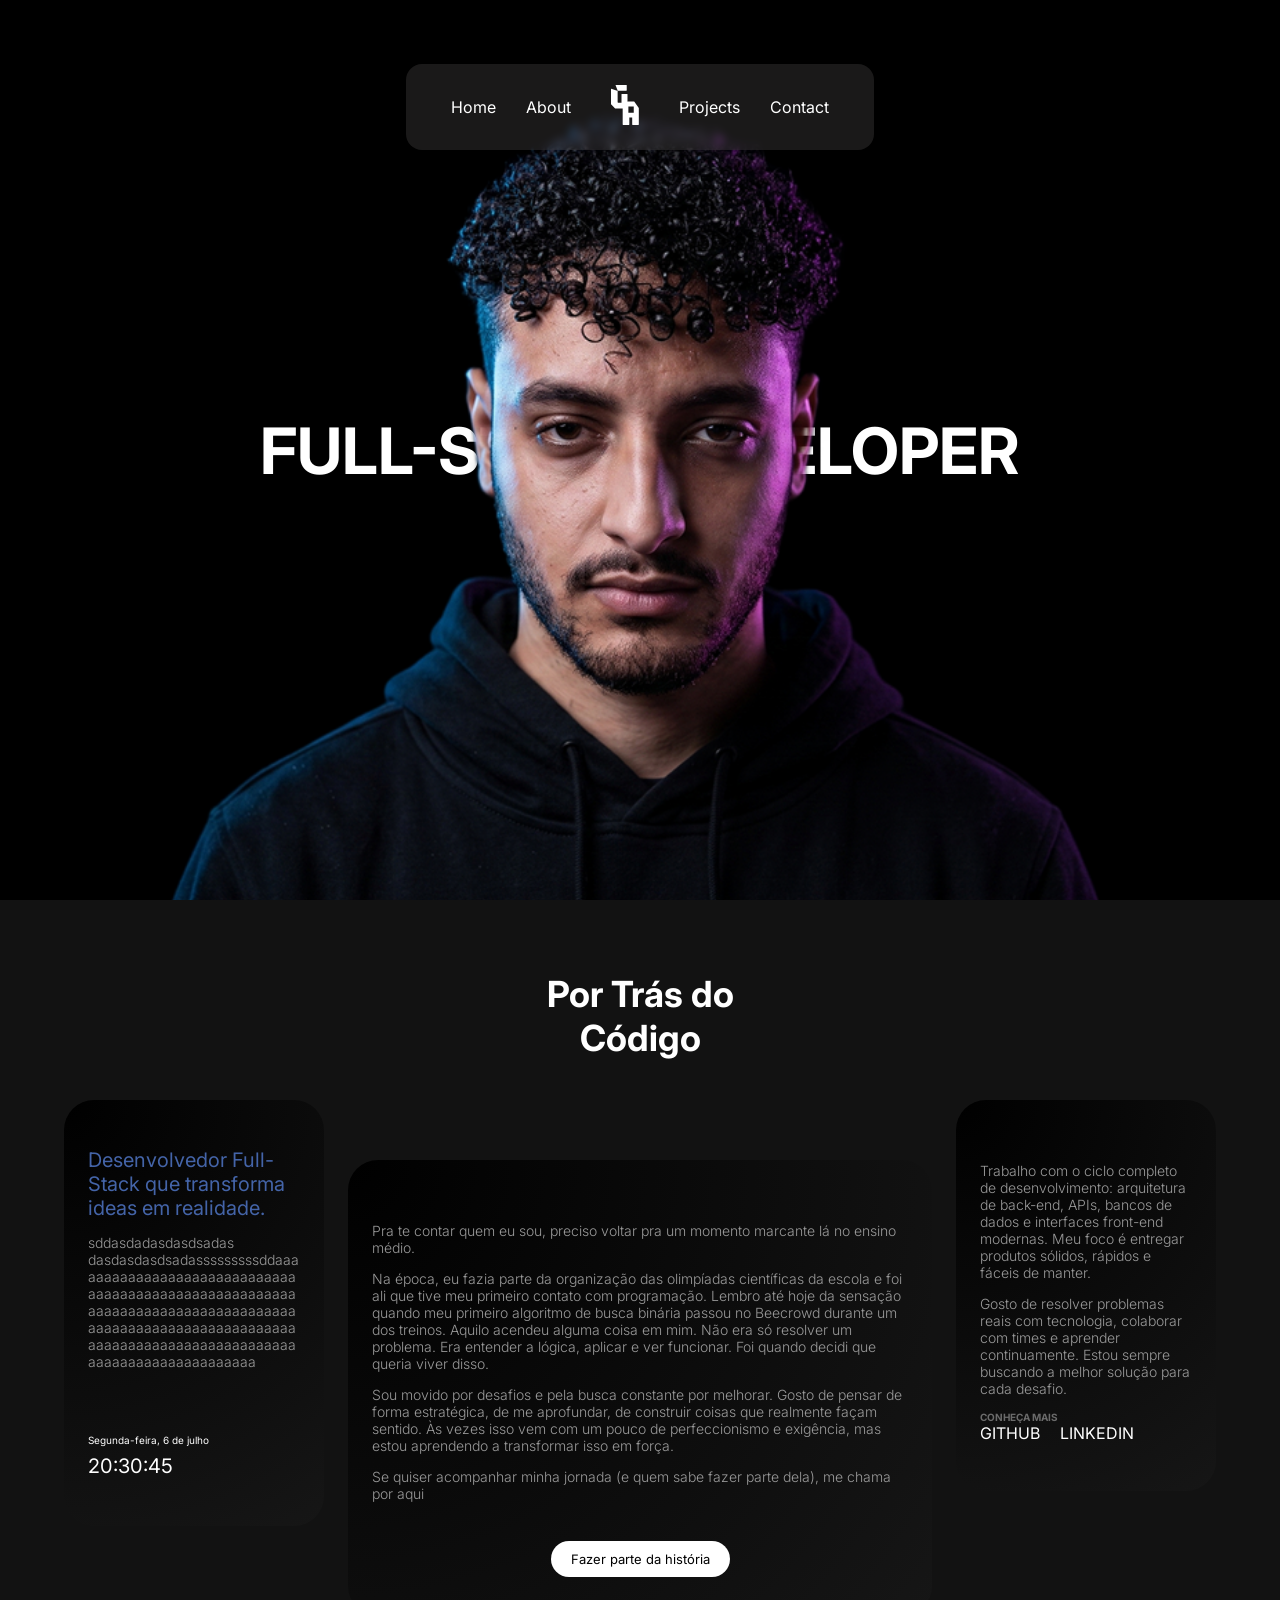
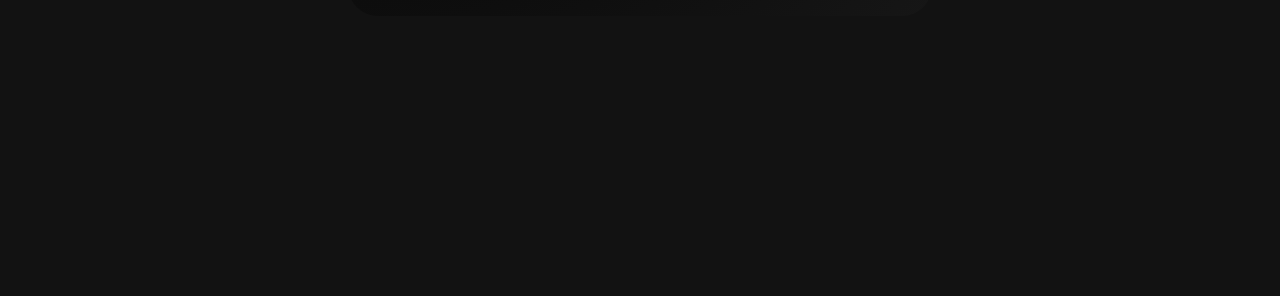
<file: frontend/index.html>
<!DOCTYPE html>
<html lang="pt-br">
<head>
    <meta charset="UTF-8">
    <meta name="viewport" content="width=device-width, initial-scale=1.0">
    <link rel="stylesheet" href="./styles/style.css">
    <title>Portifolio - Guilherme Lopes Antunes</title>
</head>
<body>
    <div id="principal-content">
        <div id="header-content">
            <header>
            <div class="links">
                <a href="#heroDiv">Home</a>
                <a href="#heroDiv">About</a>
            </div>
            <div>
                <img src="./assets/logo.svg" alt="">
            </div>
            
            <div class="links">
                <a href="#heroDiv">Projects</a>
                <a href="#heroDiv">Contact</a>
            </div>
        </header>
        </div>
        

        


        <main>
            <div id="heroDiv">
                
                <span>FULL-STACK</span>
                <div class="orbit-stage">
                    <img src="assets/heroImage.png" alt="HeroImage" class="character"> 
                    <div class="orbit-icons" id="orbitIcons"></div>
                </div>
                
                <span>DEVELOPER</span>
            </div>
            <div id="about">
                <h2>Por Trás do Código</h2>

                <div id="principal-content-about">
                    <div class="cardAbout smallCard">
                        <span id="title-card-1">Desenvolvedor Full-Stack que transforma ideas em realidade.</span>
                        <p>sddasdadasdasdsadas dasdasdasdsadasssssssssddaaaaaaaaaaaaaaaaaaaaaaaaaaaaaaaaaaaaaaaaaaaaaaaaaaaaaaaaaaaaaaaaaaaaaaaaaaaaaaaaaaaaaaaaaaaaaaaaaaaaaaaaaaaaaaaaaaaaaaaaaaaaaaaaaaaaaaaaaaaaaaaaaaaaaaaaaa</p>
                        <div id="date-hour-div">
                            <span id="date">Segunda-feira, 6 de julho</span>
                            <span id="hour">20:30:45</span>
                        </div>
                    </div>

                    <div class="cardAbout">
                        <p>Pra te contar quem eu sou, preciso voltar pra um momento marcante lá no ensino médio.</p>

                        <p>Na época, eu fazia parte da organização das olimpíadas científicas da escola e foi ali que tive meu primeiro contato com programação. Lembro até hoje da sensação quando meu primeiro algoritmo de busca binária passou no Beecrowd durante um dos treinos. Aquilo acendeu alguma coisa em mim. Não era só resolver um problema. Era entender a lógica, aplicar e ver funcionar. Foi quando decidi que queria viver disso.</p>

                        <p>Sou movido por desafios e pela busca constante por melhorar. Gosto de pensar de forma estratégica, de me aprofundar, de construir coisas que realmente façam sentido. Às vezes isso vem com um pouco de perfeccionismo e exigência, mas estou aprendendo a transformar isso em força.</p>

                        <p>Se quiser acompanhar minha jornada (e quem sabe fazer parte dela), me chama por aqui</p>
                        <div style="width:100%; text-align: center; margin-top: 46px;">
                            <a href="" class="principalButton">Fazer parte da história</a>
                        </div>
                        
                    </div>

                    <div class="cardAbout smallCard">

                        <p>Trabalho com o ciclo completo de desenvolvimento: arquitetura de back-end, APIs, bancos de dados e interfaces front-end modernas. Meu foco é entregar produtos sólidos, rápidos e fáceis de manter.</p>
                        <p>Gosto de resolver problemas reais com tecnologia, colaborar com times e aprender continuamente. Estou sempre buscando a melhor solução para cada desafio.</p>
                        <div id="meet-more">
                            <span style="color: #6b6b6b; font-weight: bold;" id="date">CONHEÇA MAIS</span>
                            <div style="display: flex; gap: 20px;">
                                <a href="">GITHUB</a>
                                <a href="">LINKEDIN</a>
                            </div>
                            
                        </div>
                    </div>

                
                </div>
                
                
            </div>
        </main>
        <footer></footer>
        
    </div>
    
    
</body>

<script src="./scripts/orbitAnimation.js"></script>
</html>
</file>
<file: frontend/styles/style.css>
@import url("./global.css");
@import url("./orbitAnimation.css");



header {
    color: white;  
    display: flex;
    align-items: center;
    justify-content: center;
    gap: 40px;
    height: 86px;
    width: fit-content;
    padding: 0px 45px;
    border-radius: 16px;
    margin: auto;

    background-color: rgba(65, 64, 64, 0.4);  
    backdrop-filter: blur(4px);
    -webkit-backdrop-filter: blur(12px);  
    box-shadow: 0 4px 20px rgba(0, 0, 0, 0.25);
   
}

header img {
    width: 28px;
}

#header-content{
    position: absolute;
    z-index: 100;
    top: 64px;
    width: 100%;
}

header .links{
    display: flex;
    gap: 30px;

}
#heroDiv {
    background: #000000;
    height: 100vh;
    position: relative;
    overflow: hidden;
    color: white;
    display: flex;          /* ajuda a centralizar o .orbit-stage na tela toda */
    align-items: center;
    justify-content: center;
}



#heroDiv span {
    position: absolute;
    top: 50%;
    transform: translateY(-50%);   /* centraliza verticalmente */
    z-index: 2;                     /* texto fica por cima da imagem */
    font-size: 4rem;
    font-weight: bold;
}

#heroDiv span:first-of-type {
    left: 260px;     
}

#heroDiv span:last-of-type {
    right: 260px;    
}

#about{
   background: #121212;
   min-height: 100vh;
   padding: 48px 64px;



}

#about h2{
    padding-top: 24px;
    font-size: 36px;
    margin: auto;
    text-align: center;
    width: 200px;

}


.cardAbout {

    background: radial-gradient(circle at top left, #000000, #161616);
    padding: 48px 24px;
    border-radius: 30px;
    box-sizing: border-box;
    flex: 1 1 260px;
}

.smallCard{
    width: 100%;
    max-width: 260px;
}
#title-card-1{
    color: #4464A8;
    font-size: 20px;
}

#about p{
    font-weight: 300;
    color: #9A9A9A;
    font-size: 14px;
    overflow-wrap: break-word;

}
#date-hour-div {
    display: flex;
    flex-direction: column;
    margin-top: 64px;
    gap: 8px;
}

#date{
    font-size: 10px;
}

#hour{
    font-size: 20px;
}

#principal-content{
    position: relative;
}


#principal-content-about {
    display: flex;
    align-items: flex-start;
    justify-content: center;
    flex-wrap: wrap;
    gap: 24px;
    max-width: 1200px;
    margin: 40px auto 0;
}

.cardAbout:nth-child(2) {
    margin-top: 60px;
}

@media (max-width: 900px) {
    #principal-content-about {
        flex-direction: column;
        align-items: stretch;
    }

    .cardAbout:nth-child(2) {
        margin-top: 0;
        order: -1;
    }

    .smallCard {
        max-width: 100%;
    }
}

#meet-more{
    display: flex;
    flex-direction: column;
}

.principalButton {
    padding: 10px 20px;
    background-color: white;
    color: black;
    border-radius: 30px;
    font-size: small;
}
</file>
